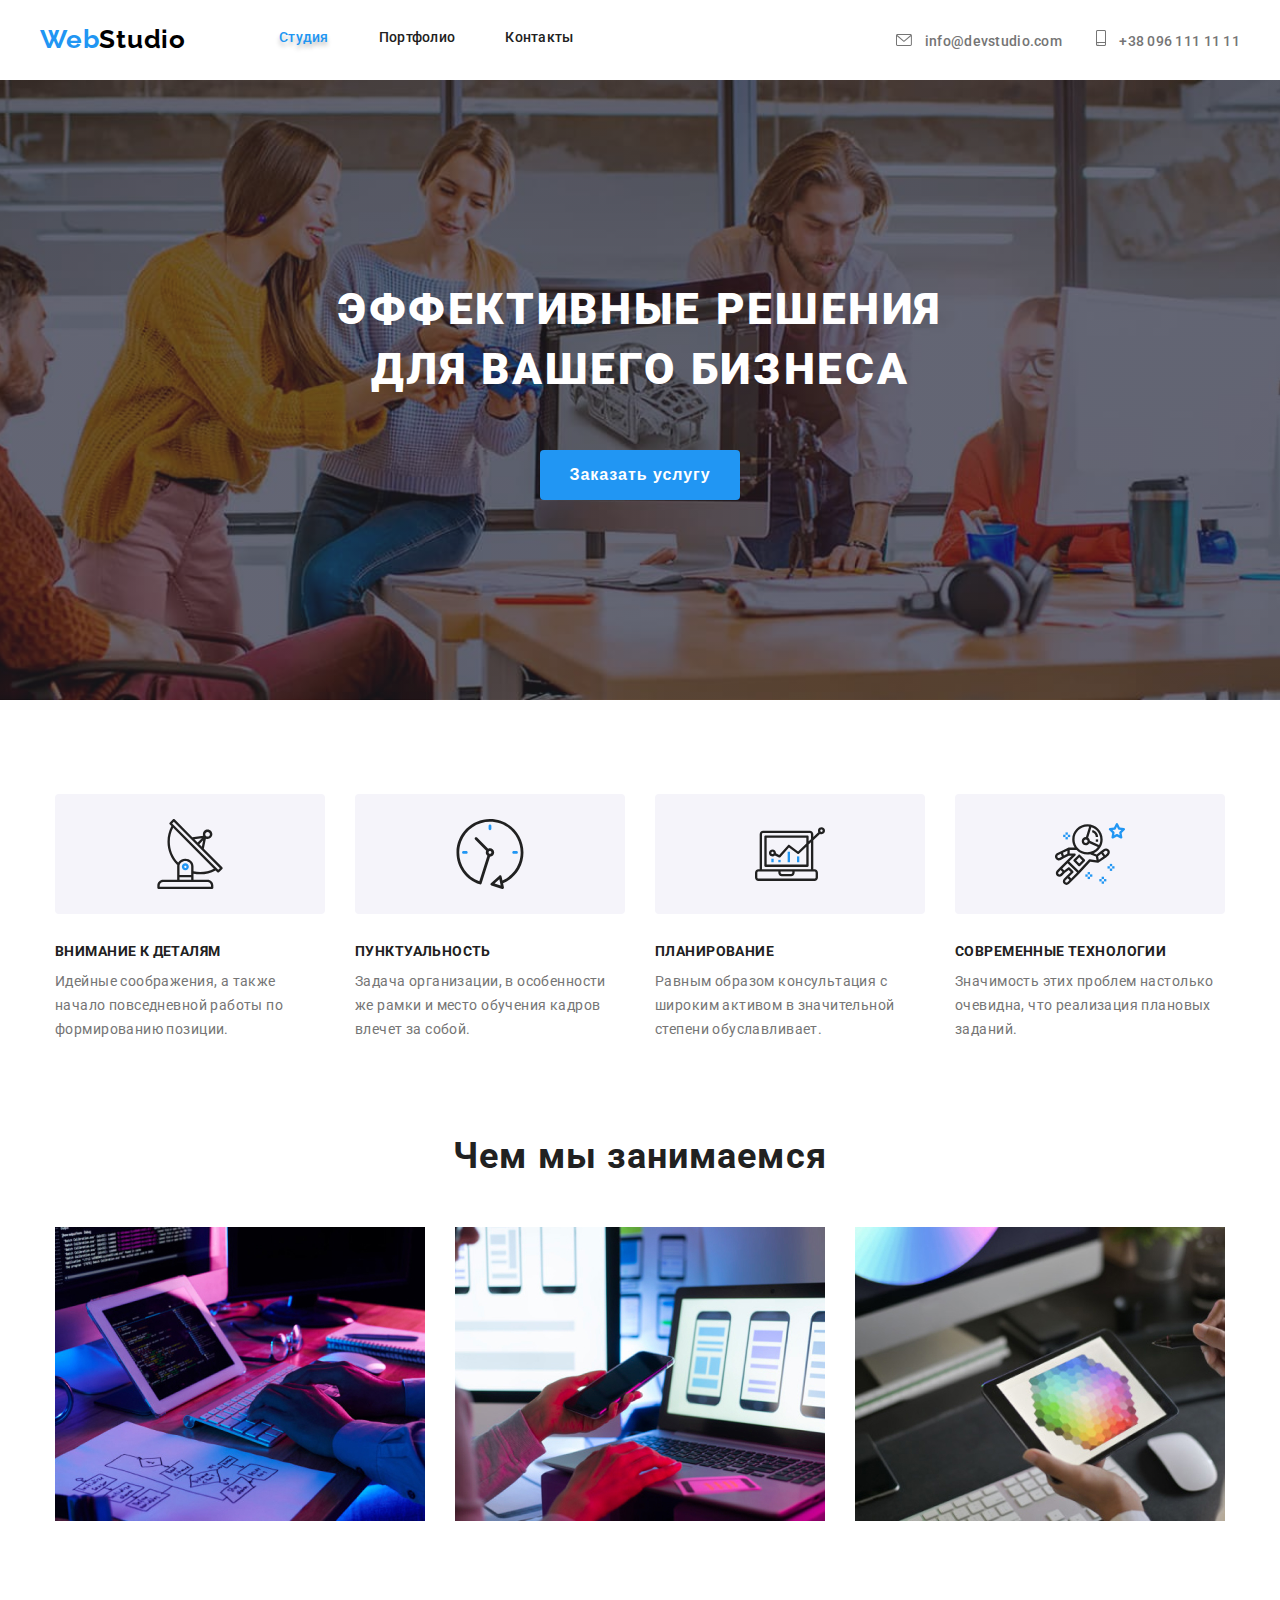
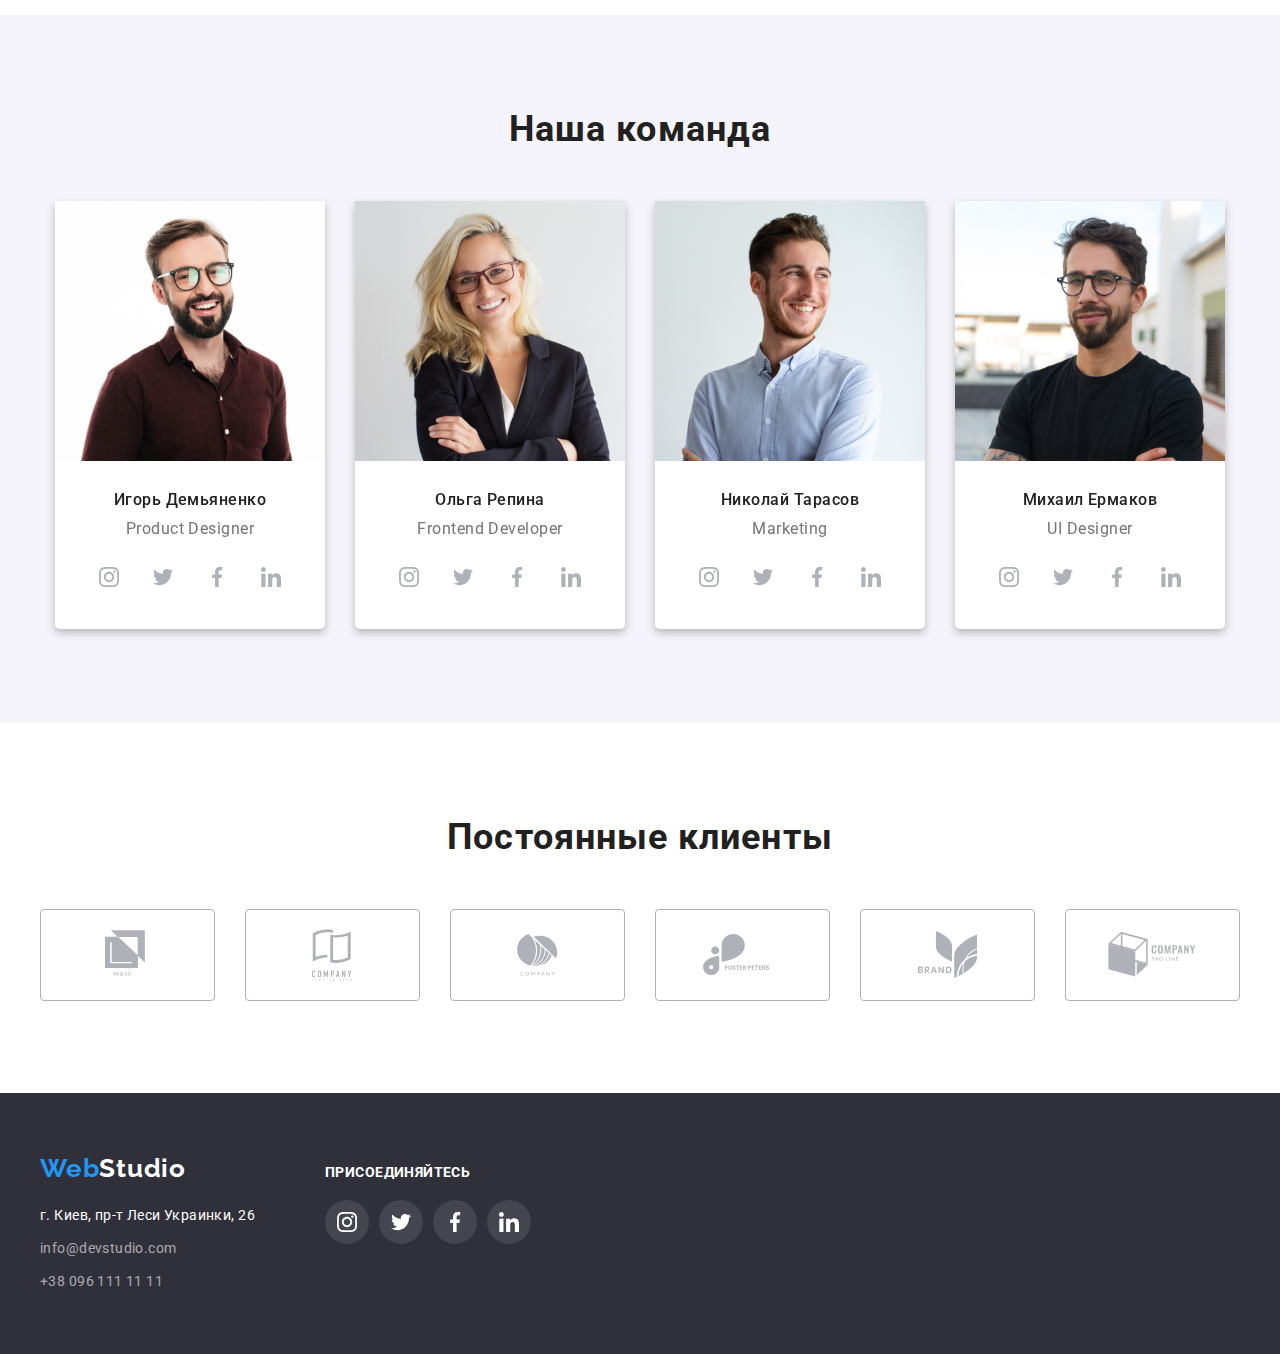
<file: index.html>
<!DOCTYPE html>
<html lang="ru">
<head>
    <meta charset="UTF-8">
    <meta name="viewport" content="width=device-width, initial-scale=1.0">
    <link rel="stylesheet" href="https://cdnjs.cloudflare.com/ajax/libs/modern-normalize/1.0.0/modern-normalize.min.css" integrity="sha512-ISS7cAi1PEhQ8jnbJpJZMd29NlhNj4AWYyLOSp2CE/CsHxTCu+r+t0D2yoJudVrd0/8fTVPUVDzY5Tvli75u/g==" crossorigin="anonymous" />
    <link rel="stylesheet" href="css/style.css">
    <link rel="preconnect" href="https://fonts.gstatic.com">
    <link href="https://fonts.googleapis.com/css2?family=Raleway:wght@700&amp;family=Roboto:wght@400;500;700;900&amp;display=swap" rel="stylesheet">
    <title>Веб Студия</title>
</head>
<body>

<!-- Шапка страницы -->
    <header>
        <div class="container-header">
            <nav class="main-nav">
               <a href="./index.html" class="logo">Web<span class="studio">Studio</span></a>
                <ul class="nav-list">
                    <li class="item">
                        <a class="link current" href="./index.html">Студия</a> 
                    </li>
                    <li class="item">
                        <a class="link" href="portfolio.html">Портфолио</a> 
                        </li>
                    <li class="item">
                        <a class="link" href="#">Контакты</a> 
                    </li>
                </ul>
             </nav>
            <address class="nav-contacts">
                
                <a class="contacts" href="mailto:info@devstudio.com">
                    <svg class="contacts-icon-envelope">
                        <use href="./img/icon/symbol-defs.svg#icon-envelope" >
                        </use>
                    </svg>
                info@devstudio.com</a>
               
                <a class="contacts" href="tel:+380961111111"> 
                    <svg class="contacts-icon-smartphone">
                        <use href="./img/icon/symbol-defs.svg#icon-smartphone" >
                        </use>
                    </svg>
                +38 096 111 11 11</a>
            </address> 
        </div>          
    </header>

<!-- Основной контент -->
    <main>
        
<!-- Герой страницы -->   
        <section class="hero">
            <div class="container-hero">
                <h1 class="hero-description">Эффективные решения <br> для вашего бизнеса</h1>
                
                <button class="hero-button">Заказать услугу</button>
            </div>
        </section>    
     
<!-- Организация работы -->
        <section class="about">
            <div class="container-about">
                <h2 class="visually-hidden">Приемущества</h2>
                    <ul class="advantages-list">
                        <li class="advantages-item">
                            <div class="advantegas-item-block">
                                <svg class="advantegas-icon">
                                    <use href="./img/icon/symbol-defs.svg#icon-antenna-1" >
                                    </use>
                                </svg>
                            </div>
                            <h3>Внимание к деталям</h3>
                            <p>Идейные соображения, а также начало повседневной работы по формированию позиции.</p>
                        </li>
                        <li class="advantages-item">
                            <div class="advantegas-item-block">
                                <svg class="advantegas-icon">
                                    <use href="./img/icon/symbol-defs.svg#icon-clock-1" >
                                    </use>
                                </svg>
                            </div>
                            <h3>Пунктуальность</h3>
                            <p>Задача организации, в особенности же рамки и место обучения кадров влечет за собой.</p>
                        </li> 
                        <li class="advantages-item">
                            <div class="advantegas-item-block">
                                <svg class="advantegas-icon">
                                    <use href="./img/icon/symbol-defs.svg#icon-diagram-1" >
                                    </use>
                                </svg>
                            </div>
                            <h3>Планирование</h3>
                            <p>Равным образом консультация с широким активом в значительной степени обуславливает.</p>
                        </li>
                        <li class="advantages-item">
                            <div class="advantegas-item-block">
                                <svg class="advantegas-icon">
                                    <use href="./img/icon/symbol-defs.svg#icon-astronaut-1" >
                                    </use>
                                </svg>
                            </div>
                            <h3>Современные технологии</h3>
                            <p>Значимость этих проблем настолько очевидна, что реализация плановых заданий.</p>
                        </li>
                    </ul>
            </div>
        </section>
<!-- Деятельность -->
        <section class="activity">
        <div class="activity-container">
            <h2>Чем мы занимаемся</h2>
                <ul class="activity-list">
                    <li class="activity-item">
                        <img src="./img/activity/box1.jpg" alt="компьютер" height="294px" width="370px">
                    </li>
                    <li class="activity-item">
                        <img src="./img/activity/box2.jpg" alt="телефон" height="294px" width="370px">
                    </li>
                    <li class="activity-item">
                        <img src="./img/activity/box3.jpg" alt="планшет" height="294px" width="370px">
                    </li>
                </ul>
            </div>
        </section>
<!-- Наша команда -->
         <section class="team">
            <div class="team-container">
                <h2>Наша команда</h2>
                <ul class="team-list">
                    <li class="team-cards">
                        <img src="./img/team/card1.jpg" alt="Игорь_Демьяненко" height="270px" width="270px">
                            <div class="cards-text">
                                <h3>Игорь Демьяненко</h3>
                                <p>Product Designer</p> 
                                <ul class="socials-list">
                                    <li> 
                                        <a class="socials-link" href="">
                                            <svg class="socials-icon">
                                                <use href="./img/icon/symbol-defs.svg#icon-instagram-2" >
                                                </use>
                                            </svg>
                                        </a>
                                    </li>
                                    <li> 
                                        <a class="socials-link" href=""> 
                                            <svg class="socials-icon">
                                                <use href="./img/icon/symbol-defs.svg#icon-twitter-1" >
                                                </use>
                                            </svg>
                                        </a>   
                                    </li>
                                    <li> 
                                        <a class="socials-link" href="">
                                            <svg class="socials-icon">
                                                <use href="./img/icon/symbol-defs.svg#icon-facebook-1" >
                                                </use>
                                            </svg>
                                        </a>
                                    </li>
                                    <li> 
                                        <a class="socials-link" href=""> 
                                            <svg class="socials-icon">
                                                <use href="./img/icon/symbol-defs.svg#icon-linkedin-1" >
                                                </use>
                                            </svg>
                                        </a>   
                                    </li>
                                </ul>
                            </div>
                    </li>
                    <li class="team-cards">
                        <img src="./img/team/card2.jpg" alt="Ольга_Репина" height="270px" width="270px">
                            <div class="cards-text">
                                <h3>Ольга Репина</h3>
                                <p>Frontend Developer</p> 
                                <ul class="socials-list">
                                    <li> 
                                        <a class="socials-link" href="">
                                            <svg class="socials-icon">
                                                <use href="./img/icon/symbol-defs.svg#icon-instagram-2" >
                                                </use>
                                            </svg>
                                        </a>
                                    </li>
                                    <li> 
                                        <a class="socials-link" href=""> 
                                            <svg class="socials-icon">
                                                <use href="./img/icon/symbol-defs.svg#icon-twitter-1" >
                                                </use>
                                            </svg>
                                        </a>   
                                    </li>
                                    <li> 
                                        <a class="socials-link" href="">
                                            <svg class="socials-icon">
                                                <use href="./img/icon/symbol-defs.svg#icon-facebook-1" >
                                                </use>
                                            </svg>
                                        </a>
                                    </li>
                                    <li> 
                                        <a class="socials-link" href=""> 
                                            <svg class="socials-icon">
                                                <use href="./img/icon/symbol-defs.svg#icon-linkedin-1" >
                                                </use>
                                            </svg>
                                        </a>   
                                    </li>
                                </ul>
                            </div> 
                    </li>
                    <li class="team-cards">
                        <img src="./img/team/card3.jpg" alt="Николай_Тарасов" height="270px" width="270px">
                            <div class="cards-text">
                                <h3>Николай Тарасов</h3>
                                <p>Marketing</p> 
                                <ul class="socials-list">
                                    <li> 
                                        <a class="socials-link" href="">
                                            <svg class="socials-icon">
                                                <use href="./img/icon/symbol-defs.svg#icon-instagram-2" >
                                                </use>
                                            </svg>
                                        </a>
                                    </li>
                                    <li> 
                                        <a class="socials-link" href=""> 
                                            <svg class="socials-icon">
                                                <use href="./img/icon/symbol-defs.svg#icon-twitter-1" >
                                                </use>
                                            </svg>
                                        </a>   
                                    </li>
                                    <li> 
                                        <a class="socials-link" href="">
                                            <svg class="socials-icon">
                                                <use href="./img/icon/symbol-defs.svg#icon-facebook-1" >
                                                </use>
                                            </svg>
                                        </a>
                                    </li>
                                    <li> 
                                        <a class="socials-link" href=""> 
                                            <svg class="socials-icon">
                                                <use href="./img/icon/symbol-defs.svg#icon-linkedin-1" >
                                                </use>
                                            </svg>
                                        </a>   
                                    </li>
                                </ul>
                            </div>
                    </li>
                    <li class="team-cards">
                        <img src="./img/team/card4.jpg" alt="Михаил_Ермаков" height="270px" width="270px">
                            <div class="cards-text">
                                <h3>Михаил Ермаков</h3>
                                <p>UI Designer</p> 
                                <ul class="socials-list">
                                    <li> 
                                        <a class="socials-link" href="">
                                            <svg class="socials-icon">
                                                <use href="./img/icon/symbol-defs.svg#icon-instagram-2" >
                                                </use>
                                            </svg>
                                        </a>
                                    </li>
                                    <li> 
                                        <a class="socials-link" href=""> 
                                            <svg class="socials-icon">
                                                <use href="./img/icon/symbol-defs.svg#icon-twitter-1" >
                                                </use>
                                            </svg>
                                        </a>   
                                    </li>
                                    <li> 
                                        <a class="socials-link" href="">
                                            <svg class="socials-icon">
                                                <use href="./img/icon/symbol-defs.svg#icon-facebook-1" >
                                                </use>
                                            </svg>
                                        </a>
                                    </li>
                                    <li> 
                                        <a class="socials-link" href=""> 
                                            <svg class="socials-icon">
                                                <use href="./img/icon/symbol-defs.svg#icon-linkedin-1" >
                                                </use>
                                            </svg>
                                        </a>   
                                    </li>
                                </ul>
                            </div> 
                    </li>
                </ul>
            </div>
        </section>
        <section class="client-section">
            <div class="client-container">
            <h2>Постоянные клиенты</h2>
            <ul class="client-list">
                <li>
                    <a class="client-link" href="#">
                        <svg class="client-icon" width="44px"  height="49">
                            <use href="./img/icon/symbol-defs.svg#icon-logo-1">
                            </use>
                        </svg>
                    </a>
                </li>
                <li>
                    <a class="client-link" href="#">
                        <svg class="client-icon" width="40px"  height="52">
                            <use href="./img/icon/symbol-defs.svg#icon-logo-2">
                            </use>
                        </svg>
                    </a>
                </li>
                <li>
                    <a class="client-link" href="#">
                        <svg class="client-icon" width="41px"  height="42">
                            <use href="./img/icon/symbol-defs.svg#icon-logo-3">
                            </use>
                        </svg>
                    </a>
                </li>
                <li>
                    <a class="client-link" href="#">
                        <svg class="client-icon" width="79px"  height="42">
                            <use href="./img/icon/symbol-defs.svg#icon-logo-4" >
                            </use>
                        </svg>
                    </a>  
                </li>
                <li>
                    <a class="client-link" href="#">
                        <svg class="client-icon" width="59px"  height="47">
                            <use href="./img/icon/symbol-defs.svg#icon-logo-5">
                            </use>
                        </svg>
                    </a>
                </li>
                <li>
                    <a class="client-link" href="#">
                        <svg class="client-icon" width="88px"  height="45">
                            <use href="./img/icon/symbol-defs.svg#icon-logo-6">
                            </use>
                        </svg>
                    </a>  
                </li>
            </ul>
        </div>
        </section>
    </main>

<!-- Подвал страницы-->
        <footer>
            <div class="footer-container">
                <div class="adress-container">
                    <h2 class="visually-hidden">Где нас найти</h2> 
                        <a href="./index.html" class="logo-footer">Web<span class="studio-footer">Studio</span></a>
                            <address class="address-contacts">
                            <p>г. Киев, пр-т Леси Украинки, 26 </p> 
                            <a href="mailto:info@devstudio.com">info@devstudio.com</a> 
                            <a href="tel:+380961111111">+38 096 111 11 11</a>
                            </address>
                </div>     
                <div class="socials-container-footer">
                    <b class="get-us">присоединяйтесь</b>
                        <ul class="socials-list-footer">
                            <li> 
                                <a class="socials-link-footer" href="">
                                    <svg class="socials-icon-footer">
                                        <use href="./img/icon/symbol-defs.svg#icon-instagram-2" >
                                        </use>
                                    </svg>
                                </a>
                            </li>
                            <li> 
                                <a class="socials-link-footer" href=""> 
                                    <svg class="socials-icon-footer">
                                        <use href="./img/icon/symbol-defs.svg#icon-twitter-1" >
                                        </use>
                                    </svg>
                                </a>   
                            </li>
                            <li> 
                                <a class="socials-link-footer" href="">
                                    <svg class="socials-icon-footer">
                                        <use href="./img/icon/symbol-defs.svg#icon-facebook-1" >
                                        </use>
                                    </svg>
                                </a>
                            </li>
                            <li> 
                                <a class="socials-link-footer" href=""> 
                                    <svg class="socials-icon-footer">
                                        <use href="./img/icon/symbol-defs.svg#icon-linkedin-1" >
                                        </use>
                                    </svg>
                                </a>   
                            </li>
                        </ul>
                </div>
            </div>  
        </footer>

</body>
</html>
</file>
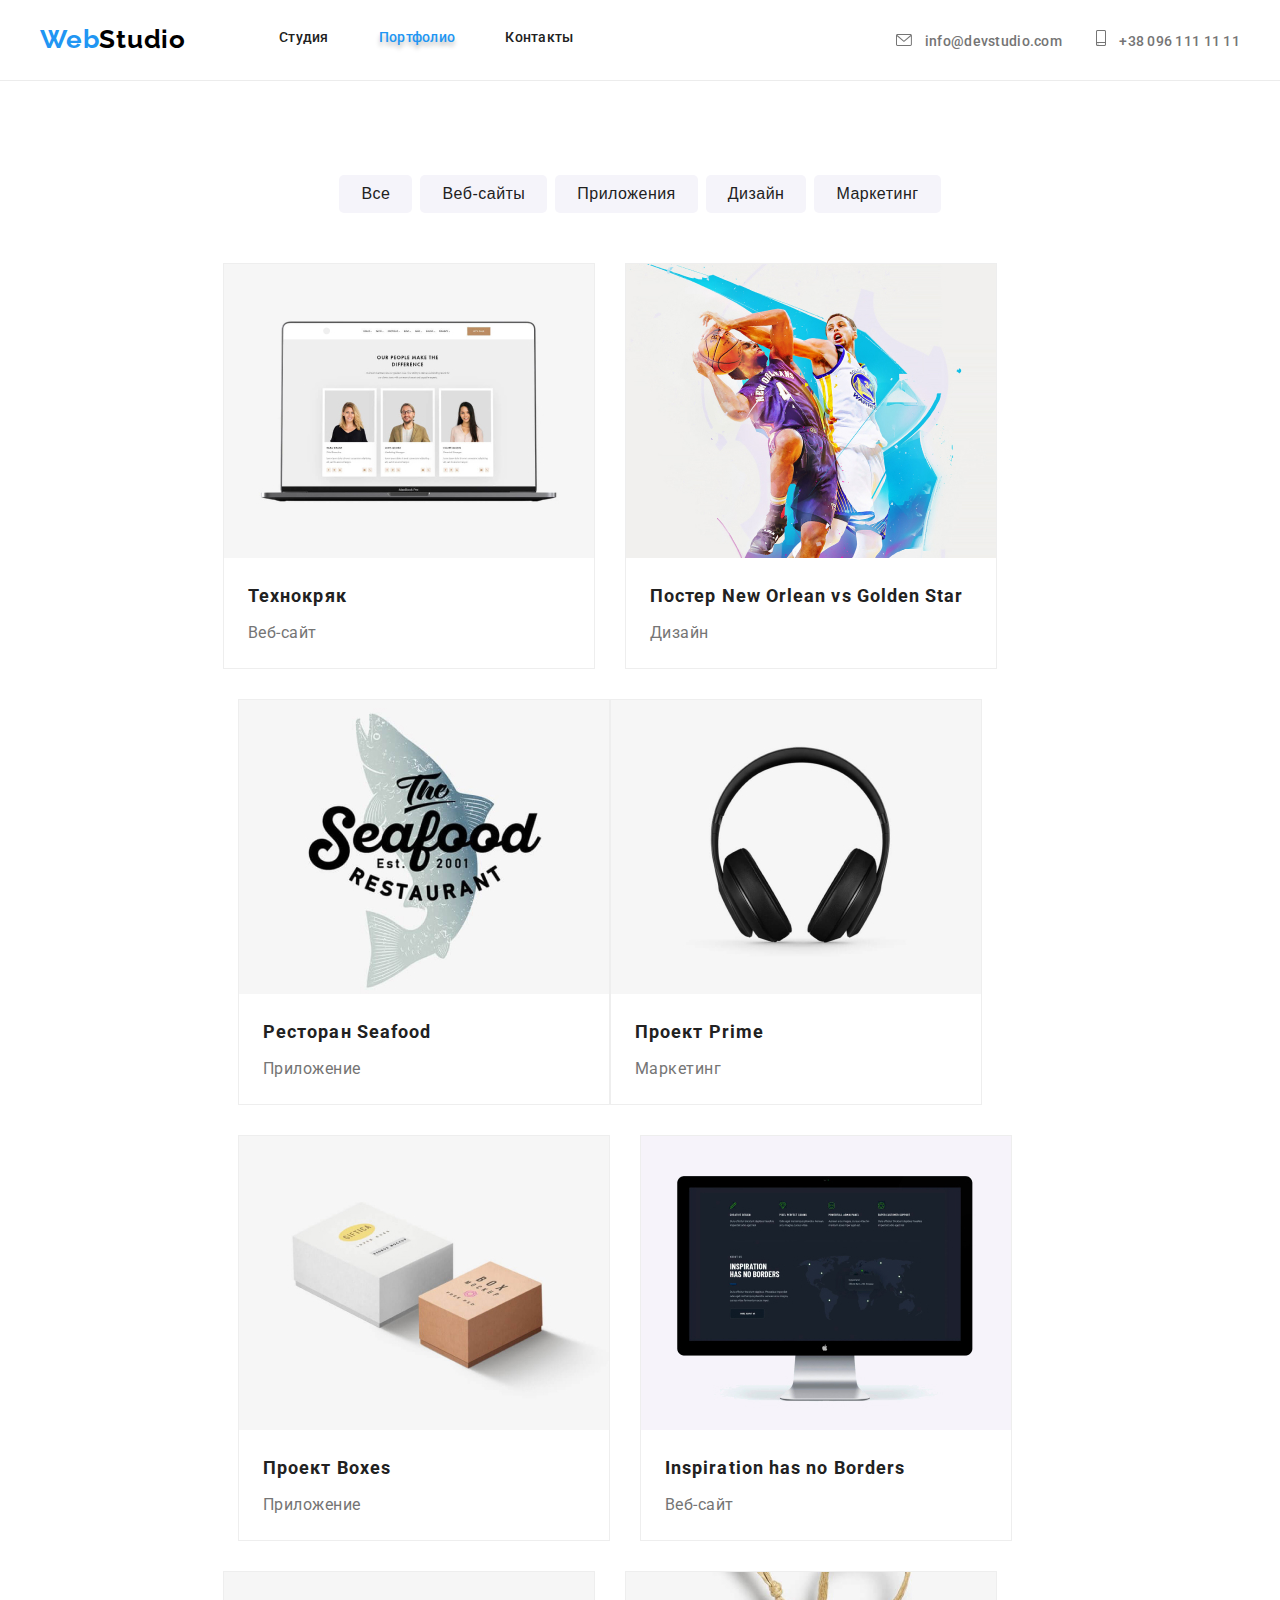
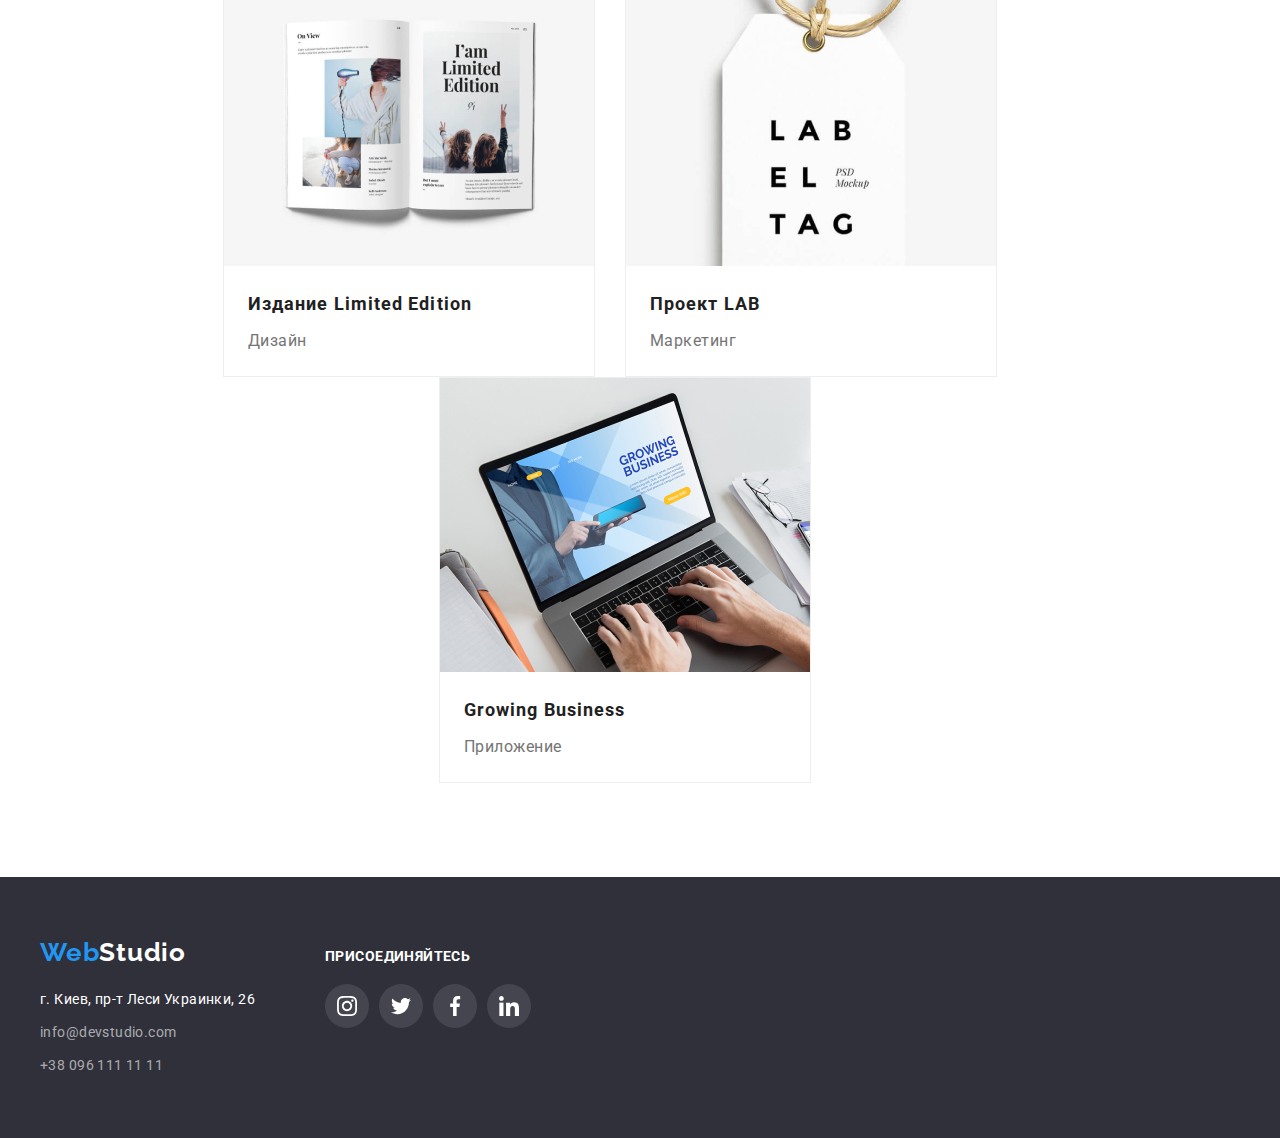
<file: portfolio.html>
<!DOCTYPE html>
<html lang="ru">
<head>
    <meta charset="UTF-8">
    <meta name="viewport" content="width=device-width, initial-scale=1.0">
    <link rel="stylesheet" href="https://cdnjs.cloudflare.com/ajax/libs/modern-normalize/1.0.0/modern-normalize.min.css" integrity="sha512-ISS7cAi1PEhQ8jnbJpJZMd29NlhNj4AWYyLOSp2CE/CsHxTCu+r+t0D2yoJudVrd0/8fTVPUVDzY5Tvli75u/g==" crossorigin="anonymous" />
    <link rel="stylesheet" href="css/style.css">
    <link rel="preconnect" href="https://fonts.gstatic.com">
    <link href="https://fonts.googleapis.com/css2?family=Raleway:wght@700&amp;family=Roboto:wght@400;500;700;900&amp;display=swap" rel="stylesheet">
    <title>Портфолио</title>
</head>
<body>
    
<!-- Шапка страницы -->
<header>
    <div class="container-header">
        <nav class="main-nav">
           <a href="./index.html" class="logo">Web<span class="studio">Studio</span></a>
            <ul class="nav-list">
                <li class="item">
                    <a class="link" href="./index.html">Студия</a> 
                </li>
                <li class="item">
                    <a class="link current" href="portfolio.html">Портфолио</a> 
                    </li>
                <li class="item">
                    <a class="link" href="#">Контакты</a> 
                </li>
            </ul>
         </nav>
        <address class="nav-contacts">
            
            <a class="contacts" href="mailto:info@devstudio.com">
                <svg class="contacts-icon-envelope">
                    <use href="./img/icon/symbol-defs.svg#icon-envelope" >
                    </use>
                </svg>
            info@devstudio.com</a>
           
            <a class="contacts" href="tel:+380961111111"> 
                <svg class="contacts-icon-smartphone">
                    <use href="./img/icon/symbol-defs.svg#icon-smartphone" >
                    </use>
                </svg>
            +38 096 111 11 11</a>
        </address> 
    </div>          
</header>
<!-- Основной контент -->
<main>
    <section class="project">
        <div class="container-project">
            <h1 class="visually-hidden">Портфолио</h1>
                <ul class="list-btn-project">
                    <li> <button class="btn-project" type="button">Все</button> </li>
                    <li> <button class="btn-project" type="button">Веб-сайты</button> </li>
                    <li> <button class="btn-project" type="button">Приложения</button> </li>
                    <li> <button class="btn-project" type="button">Дизайн</button> </li>
                    <li> <button class="btn-project" type="button">Маркетинг</button> </li>
                </ul>

                <ul class="project-cards">
                        <li class="container-cards">
                            <a class="card-link" href=""><img src="./img/project/project-1.jpg" alt="" height="294px" width="370px"> 
                                <div class="cards">
                                    <h2>Технокряк</h2>
                                    <p>Веб-сайт</p>
                                </div>
                            </a>
                        </li>

                        <li class="container-cards">
                            <a class="card-link" href=""><img src="./img/project/project-2.jpg" alt="" height="294px" width="370px"> 
                                <div class="cards"> 
                                    <h2>Постер New Orlean vs Golden Star</h2>
                                    <p>Дизайн</p>
                                </div>
                            </a>
                        </li>
                    
                        <li class="container-cards">
                            <a class="card-link" href=""><img src="./img/project/project-3.jpg" alt="" height="294px" width="370px"> 
                                <div class="cards"> 
                                    <h2>Ресторан Seafood</h2>
                                    <p>Приложение</p>
                                </div>
                            </a>
                        </li>
                    
                        <li class="container-cards">
                             <a class="card-link" href=""><img src="./img/project/project-4.jpg" alt="" height="294px" width="370px"> 
                                <div class="cards">
                                    <h2>Проект Prime</h2>
                                    <p>Маркетинг</p>
                                </div>
                            </a>
                        </li>
                   
                        <li class="container-cards">
                            <a class="card-link" href=""><img src="./img/project/project-5.jpg"  alt="" height="294px" width="370px"> 
                                <div class="cards"> 
                                    <h2>Проект Boxes</h2>
                                    <p>Приложение</p>
                                </div>
                            </a>
                        </li>
                    
                        <li class="container-cards">
                            <a class="card-link" href=""><img src="./img/project/project-6.jpg"  alt="" height="294px" width="370px"> 
                                <div class="cards">
                                    <h2>Inspiration has no Borders</h2>
                                    <p>Веб-сайт</p>
                                </div>
                            </a>
                        </li>
                 
                        <li class="container-cards">
                            <a class="card-link" href=""><img src="./img/project/project-7.jpg"  alt="" height="294px" width="370px"> 
                                <div class="cards"> 
                                    <h2>Издание Limited Edition</h2>
                                    <p>Дизайн</p>
                                </div>
                            </a>
                        </li>
                 
                        <li class="container-cards">
                            <a class="card-link" href=""><img src="./img/project/project-8.jpg"  alt="" height="294px" width="370px"> 
                                <div class="cards"> 
                                    <h2>Проект LAB</h2>
                                    <p>Маркетинг</p>
                                </div>
                            </a>
                        </li>

                        <li class="container-cards">
                            <a class="card-link" href=""><img src="./img/project/project-9.jpg"  alt="" height="294px" width="370px"> 
                                <div class="cards">
                                    <h2>Growing Business</h2>
                                    <p>Приложение</p>
                                </div>
                            </a>
                        </li>
                </ul>
        </div>
    </section>
    
</main>

<!-- Подвал страницы-->
<footer>
    <div class="footer-container">
        <div class="adress-container">
            <h2 class="visually-hidden">Где нас найти</h2> 
                <a href="./index.html" class="logo-footer">Web<span class="studio-footer">Studio</span></a>
                    <address class="address-contacts">
                    <p>г. Киев, пр-т Леси Украинки, 26 </p> 
                    <a href="mailto:info@devstudio.com">info@devstudio.com</a> 
                    <a href="tel:+380961111111">+38 096 111 11 11</a>
                    </address>
        </div>     
        <div class="socials-container-footer">
            <b class="get-us">присоединяйтесь</b>
                <ul class="socials-list-footer">
                    <li> 
                        <a class="socials-link-footer" href="">
                            <svg class="socials-icon-footer">
                                <use href="./img/icon/symbol-defs.svg#icon-instagram-2" >
                                </use>
                            </svg>
                        </a>
                    </li>
                    <li> 
                        <a class="socials-link-footer" href=""> 
                            <svg class="socials-icon-footer">
                                <use href="./img/icon/symbol-defs.svg#icon-twitter-1" >
                                </use>
                            </svg>
                        </a>   
                    </li>
                    <li> 
                        <a class="socials-link-footer" href="">
                            <svg class="socials-icon-footer">
                                <use href="./img/icon/symbol-defs.svg#icon-facebook-1" >
                                </use>
                            </svg>
                        </a>
                    </li>
                    <li> 
                        <a class="socials-link-footer" href=""> 
                            <svg class="socials-icon-footer">
                                <use href="./img/icon/symbol-defs.svg#icon-linkedin-1" >
                                </use>
                            </svg>
                        </a>   
                    </li>
                </ul>
        </div>
    </div>  
</footer>
</body>
</html>
</file>
<file: css/style.css>
/* html{
    box-sizing: border-box;
}
*,
*::before,
*::after{
    box-sizing: inherit;
} */

*{
    margin: 0;
    padding: 0;
    }

    ul {
    list-style: none;
    } 
    
    a {
    text-decoration: none;
    } 
    img{
        display: block;
        max-width: 100%;
        height: auto;
    }
    body {
        font-family: 'Roboto', sans-serif; 
    }
    
    :root{
        --title-text-color:#212121;
        --primary-text-color:#757575;
        --hero-text-color:#ffffff;
        --accent-text-color:#2196F3;
        --studio-header-color:#000000;
        --hero-background-color:#2F303A;   
        --team-background-color:#F5F4FA;
        --address-contacts-link-color:rgba(255, 255, 255, 0.6);
        --text-shadow: rgba(0, 0, 0, 0.25);
        --cards-border-color:#EEEEEE;
        --project-border-color: #ececec;
        --social-icon-color:#afb1b8;
        --color-svg: currentColor;
    }
    .visually-hidden {
        position: absolute;
        width: 1px;
        height: 1px;
        margin: -1px;
        border: 0;
        padding: 0;
        
        white-space: nowrap;
        clip-path: inset(100%);
        clip: rect(0 0 0 0);
        overflow: hidden;
      }
    /* index.htlm стиль */
    
    /* Шапка страницы */
   .container-header{
        display: flex;
        align-items: center;
        width: 1200px;
        margin-left: auto;
        margin-right: auto;
        padding: 0px 15px;
   }
   .main-nav{
       display: flex;
       margin-right: auto;
   }
    .logo {
        padding-top: 24px;
        padding-bottom: 25px;
        display:block;
        align-items: center;
        margin-right:93px;
        color: var(--accent-text-color);

        font-family: 'Raleway', sans-serif;
        font-weight: 700;
        font-size: 26px;
        line-height: 1.2em;
        letter-spacing: 0.03em;
    }
    .studio{
        color:var(--studio-header-color); 
    }
    .logo:hover,
    .logo:focus{
        text-shadow: 0px 4px 4px var(--text-shadow);
    }
    .nav-list{
        display: flex;
    }
    .nav-list .item:not(:last-child){
        margin-right: 50px;
    }
    .nav-list .link{ 
        display: block;
        padding: 30px 0px;

        font-weight: 500;
        font-size: 14px;
        line-height: 1.14em;
        letter-spacing: 0.02em;
        color: var(--title-text-color);
    }
    .nav-list .link:hover,
    .nav-list .link:focus,
    .nav-list .link.current {
        color: var(--accent-text-color);
        text-shadow: 0px 4px 4px var(--text-shadow);
    } 
    .nav-contacts .contacts{
        font-style: normal;
        font-weight: 500;
        font-size: 14px;
        line-height: 1.14em;
        letter-spacing: 0.02em;
        color: var(--primary-text-color);
    }
    .nav-contacts .contacts:hover,
    .nav-contacts .contacts:focus {
        color: var(--accent-text-color);
        text-shadow: 0px 4px 4px var(--text-shadow);
    } 
    .contacts{
        margin-right: 30px;
    }
    .contacts:last-child{
        margin-right: 0px;
    }
    .contacts-icon-envelope{
        margin-right: 10px;
        height: 12px;
        width: 16px;  
    }
    .contacts-icon-smartphone{
        margin-right: 10px;
        height: 16px;
        width: 10px;
    }
    .contacts-icon-smartphone .contacts-icon-envelope:hover,
    .contacts-icon-smartphone .contacts-icon-envelope:focus {
      fill: var(--accent-text-color);
    }

    /* ------Герой страницы------ */
    .container-hero{
        width: 1200px;
        margin-left: auto;
        margin-right: auto;
        
        padding: 200px 15px;
        text-align: center;
    }
    .hero{
        max-width: 1600px;
        margin: 0 auto;
        background-color: var(--hero-background-color);
        background-image: linear-gradient(to right, rgba(47, 48, 58, 0.4), rgba(47, 48, 58, 0.4)),
         url(../img/hero-image.jpg);
        background-repeat: no-repeat;
        background-position: center;
        background-size: cover;
    }
    .hero-description{
        margin-bottom: 50px;
        font-weight: 900;
        font-size: 44px;
        line-height: 1.36em;  
        letter-spacing: 0.06em;
        text-align: center;
        text-transform: uppercase;
        color: var(--hero-text-color);
    }
    .hero-button{
        display:inline-block;
        
        height: 50px;
        width: 200px;
        border: 0;
        border-radius: 4px;
        padding: 8px 16px;

        font-weight: 700;
        font-size: 16px;
        line-height: 1.87em; 
        letter-spacing: 0.06em;
        
        background: var(--accent-text-color);
        color: var(--hero-text-color);
    }

    /* ------Организация работы------ */
    .about{
        display: flex;
        justify-content: center;
    }
    .container-about{
        width: 1200px;
        margin-left: auto;
        margin-right: auto;
        padding: 94px 15px;
    } 
    .advantages-list{
        display: flex; 
        justify-content: center; 
    }
    .advantages-item{
        margin-right: 30px;
        width: 270px;
    } 
    .advantages-item:last-child{
        margin-right: 0px;
    }
    .advantages-item h3{
        display: block;
        margin-bottom: 10px;
    }
    .about h3{
        font-weight: 700;
        font-size: 14px;
        line-height: 1.14em;
        letter-spacing: 0.03em;
        text-transform: uppercase;
        color: var(--title-text-color);
    }
    .about p{
        font-weight: 400;
        font-size: 14px;
        line-height: 1.71em;
        letter-spacing: 0.03em;
        color: var(--primary-text-color);
    }
    .advantegas-item-block{
        display: flex;
        justify-content: center;
        align-items: center;
        width: 270px;
        height: 120px;
        margin-bottom: 30px;
        border-radius: 4px;
        background-color: var(--team-background-color);
    }
    .advantegas-icon{
        max-width: 70px;
        height: 70px;
        background-position: center;
    }
    
    /* ------Деятельность------ */
    .activity-container{
        width: 1200px;
        margin-left: auto;
        margin-right: auto;
        padding: 0px 15px;
        padding-bottom: 94px;
    }
    .activity-list{
        display: flex;
        justify-content: center;
    }
    .activity-item{
        display:block;
        width: 370px;
        margin-right: 30px;
    }
    .activity-item:last-child{
        margin-right: 0px;
    }
    .activity h2{
        display:block;
        margin-bottom: 50px;

        font-weight: 700;
        font-size: 36px;
        line-height: 1.16em;
        text-align: center;
        letter-spacing: 0.03em;
        color: var(--title-text-color);
    }
    
    /* ------Наша команда------ */
    .team{
        background:var(--team-background-color);
    }
    .team-container{
        width: 1200px;
        margin-left: auto;
        margin-right: auto;
        padding: 94px 15px;
    }
    .team-list{
        display: flex;
        justify-content: center;
    }
    .team-cards{
        display:block;
        width: 270px;
        margin-right: 30px;
 
        border: 0;
        border-radius: 5px;
        filter: drop-shadow(0px 4px 4px var(--text-shadow));

        background-color:var(--hero-text-color);
    }
    .team-cards:last-child{
        margin-right: 0px;
    }
    .team h2{
        display:block;
        margin-bottom: 50px;

        font-weight: 700;
        font-size: 36px;
        line-height: 1.16em;
        text-align: center;
        letter-spacing: 0.03em;
        color: var(--title-text-color);
    }
    .team-list h3{
        margin-bottom: 10px;

        font-weight: 500;
        font-size: 16px;
        line-height: 1.18em;
        text-align: center;
        letter-spacing: 0.03em;
        color: var(--title-text-color);
    }
    .team-list p{
        margin-bottom: 16px;
        font-weight: 400;
        font-size: 16px;
        line-height: 1.18em;
        text-align: center;
        letter-spacing: 0.03em; 
        color: var(--primary-text-color);
    }
    .cards-text{
        padding: 30px 15px;
    }
    .socials-list{
        display: flex;
        justify-content: center;
    }
    .socials-list li{
        margin-right:10px;
    }
    .socials-list li:last-child{
        margin-right:0px;
    }
    .socials-link{
        display: flex;
        justify-content: center;
        align-items: center;
        width: 44px;
        height: 44px;
        border-radius: 50%;
        color:var(--social-icon-color);
    }
    .socials-icon{
        width: 20px;
        height: 20px;
        fill:var(--color-svg);
    }

    .socials-link:hover,
    .socials-link:focus {
          background-color: var(--accent-text-color);
          color: var(--hero-text-color);
    }

    /* Постоянные клиенты */
    .client-container{
        width: 1200px;
        margin-left: auto;
        margin-right: auto;
        padding: 94px 15px;
    }
    .client-container h2{
        display:block;
        margin-bottom: 50px;

        font-weight: 700;
        font-size: 36px;
        line-height: 1.16em;
        text-align: center;
        letter-spacing: 0.03em;
        color: var(--title-text-color);
    }
    .client-list{
        display: flex;
    }
    .client-list li{
        width: calc((100% - 150px) / 6);
        height: 90px;
        margin-right: 30px;
    }
    .client-list li:last-child{
        margin-right: 0px;
    }
    .client-list a{
        display: flex;
        justify-content: center;
        align-items: center;
        height: 100%;
        border: 1px solid var(--social-icon-color);
        border-radius: 4px;
        color: var(--social-icon-color);
    }
    .client-icon {
        fill: var(--color-svg);
    }
      
    .client-link:hover,
    .client-link:focus {
        border-color: var(--accent-text-color);
        color: var(--accent-text-color);
    }

    /* Подвал страницы */
    footer{
        display: flex;
        background: var(--hero-background-color);
    }
    .adress-container{
        margin-right: 70px;
    }
    .logo-footer{
        display: block;
        margin-bottom: 20px;

        color: var(--accent-text-color);
        font-family: 'Raleway', sans-serif;
        font-weight: 700;
        font-size: 26px;
        line-height: 1.2em;
        letter-spacing: 0.03em;
    }
    .studio-footer{
        color:var(--hero-text-color);  
    }
    .address-contacts p{
        display: block;
        margin-bottom: 9px;

        font-style: normal;
        font-weight: 400;
        font-size: 14px;
        line-height: 1.71em;
        letter-spacing: 0.03em;

        color:var(--hero-text-color);
    }
    .address-contacts a{
        display: block;
        margin-bottom: 9px;

        font-style: normal;
        font-weight: 400;
        font-size: 14px;
        line-height: 1.71em;
        letter-spacing: 0.03em;
        color:var(--address-contacts-link-color);
    }
    .address-contacts a:last-child{
        margin-bottom: 0px;
    }
    .address-contacts a:hover,
    .address-contacts a:focus {
        color: var(--accent-text-color);
    } 
    .footer-container{
       display: flex;
       align-items: baseline;
       width: 1200px;
       padding: 60px 15px;
       margin-left: auto;
       margin-right: auto;
    }
    .socials-list-footer{
        display: flex;
    }
    .socials-list-footer li{
        margin-right:10px;
    }
    .socials-list-footer li:last-child{
        margin-right:0px;
    }
    .socials-link-footer{
        display: flex;
        justify-content: center;
        align-items: center;
        width: 44px;
        height: 44px;
        border-radius: 50%;
        background-color: rgba(255, 255, 255, 0.1);
        color:var(--hero-text-color);
    }
    .socials-icon-footer{
        width: 20px;
        height: 20px;
        fill:var(--color-svg);
    }

    .socials-link-footer:hover,
    .socials-link-footer:focus {
          background-color: var(--accent-text-color);
          color: var(--hero-text-color);
    }
    .get-us{
        display: block;
        margin-bottom: 20px;
        font-family: Roboto, sans-serif;
        font-size: 14px;
        font-style: normal;
        font-weight: 700;
        line-height: 1.17;
        letter-spacing: 0.03em;
        text-align: left;
        text-transform: uppercase;
        color: var(--hero-text-color);
    }
    /* portfolio.html стиль */
    .project{
        border-top: 1px solid var(--project-border-color) ;
    }
    .container-project{
        width: 1200px;
        margin-left: auto;
        margin-right: auto;
        padding: 94px 15px;
    }
    .list-btn-project{
        display: flex;
        justify-content: center;
        margin-bottom: 50px;
    }
    .list-btn-project li{
        margin-right: 8px;
    }
    .list-btn-project li:last-child{
        margin-right: 0px;
    }
    .btn-project{
        border: 0;
        border-radius: 5px;
        background: var(--team-background-color);
        color: var(--title-text-color);
        padding: 6px 22px;

        font-style: normal;
        font-weight: 500;
        font-size: 16px;
        line-height: 1.62em;
        text-align: center;
        letter-spacing: 0.03em;
    }
    .btn-project:hover,
    .btn-project:focus{
        background-color: var(--accent-text-color);
        color: var(--hero-text-color);
        filter: drop-shadow(0px 4px 4px var(--text-shadow));
    }
    .project-cards{   
        width: 1170px;
        display: flex;
        flex-wrap: wrap;
        justify-content: center;
    }
    .project-cards h2{
        margin-bottom: 4px;
        font-weight: 700;
        font-size: 18px;
        line-height: 2em;
        letter-spacing: 0.06em;
        color: var(--title-text-color);
    }
    .project-cards p{
        font-weight: 400;
        font-size: 16px;
        line-height: 1.87em;
        letter-spacing: 0.03em;
        color: var(--primary-text-color)
    }
    .container-cards{
        width: 370px;
        margin-right: 30px;
        margin-bottom: 30px;
        
        background: var(--hero-text-color);
        border: 1px solid var(--cards-border-color);
    }
    .card-link{
        display: block;
    }
    .card-link:hover,
    .card-link:focus {
        box-shadow: 0px 1px 1px rgba(0, 0, 0, 0.12), 0px 4px 4px rgba(0, 0, 0, 0.06), 1px 4px 6px rgba(0, 0, 0, 0.16);
    }
    .container-cards:nth-child(3n){
        margin-right: 0px;
    }
    .container-cards:nth-last-child(-n +3){
        margin-bottom: 0px;
    }
    .cards{
        padding: 20px 24px;
    }
</file>
